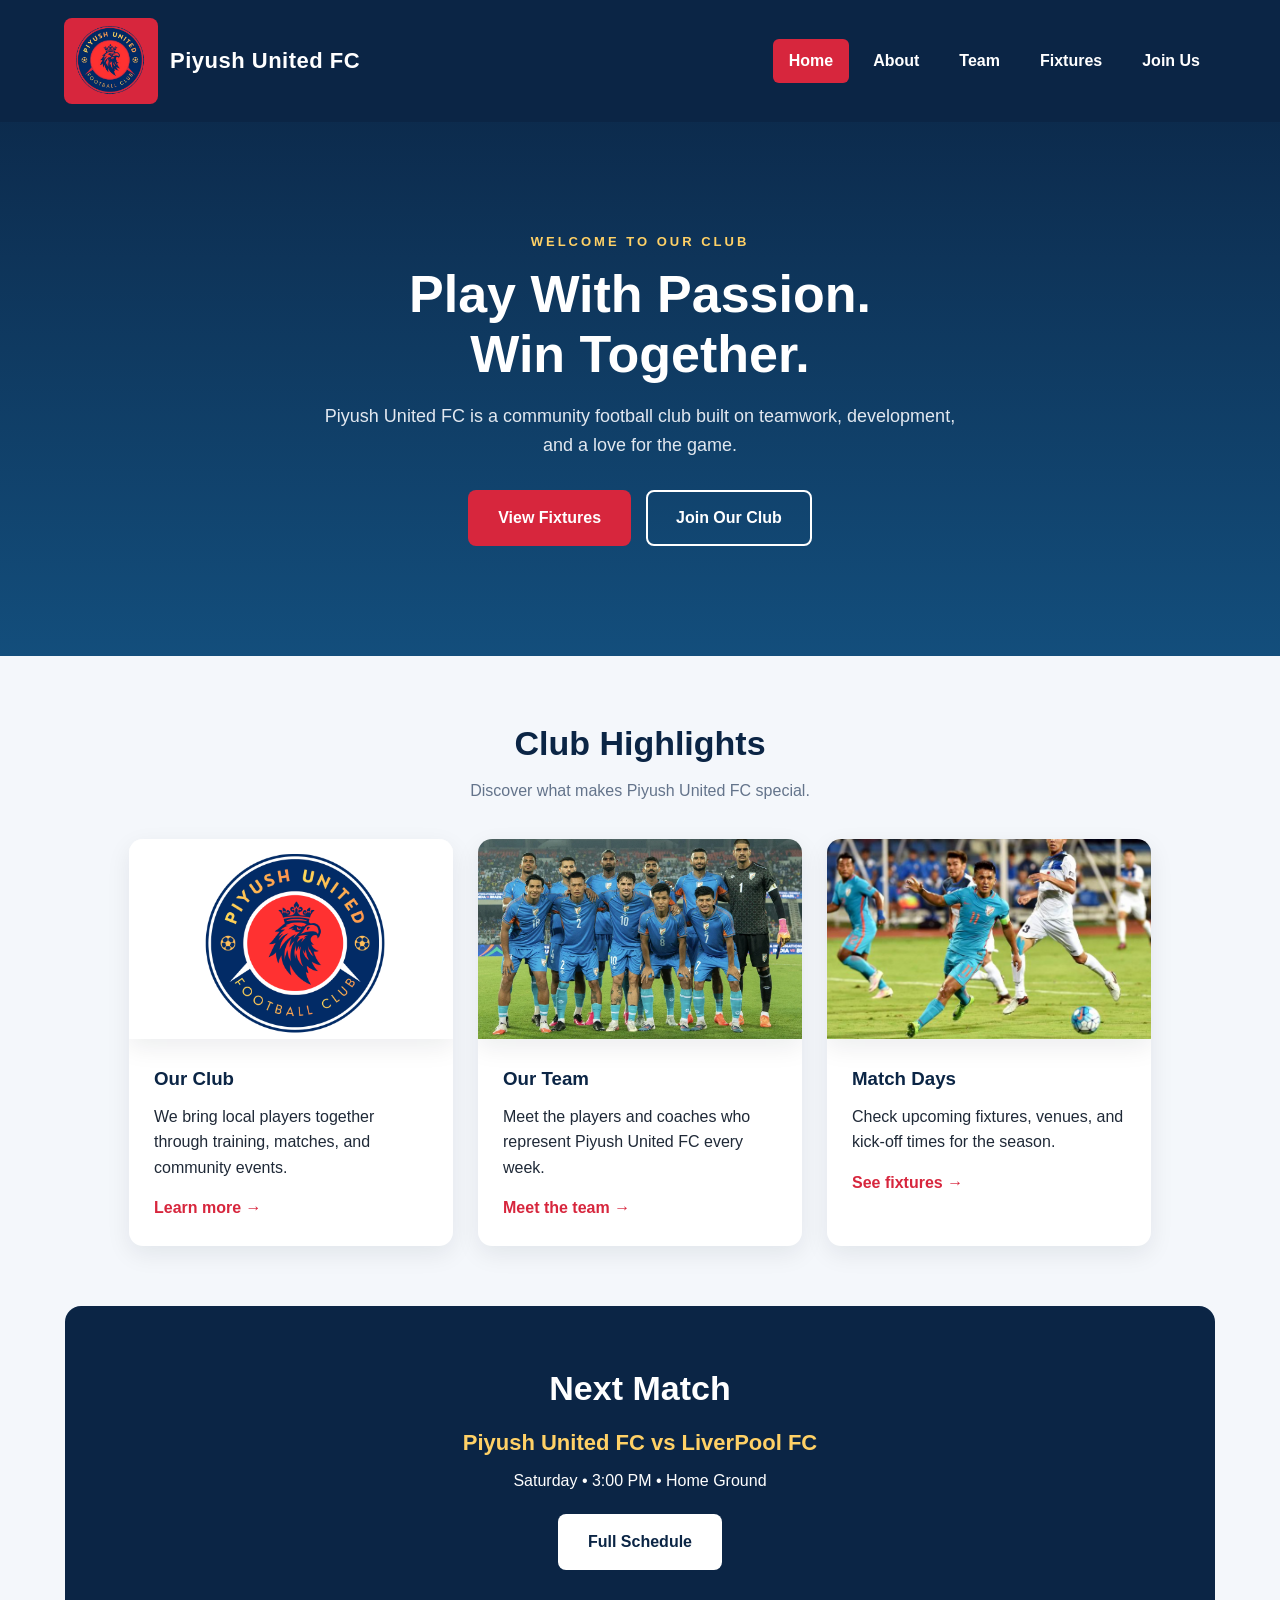
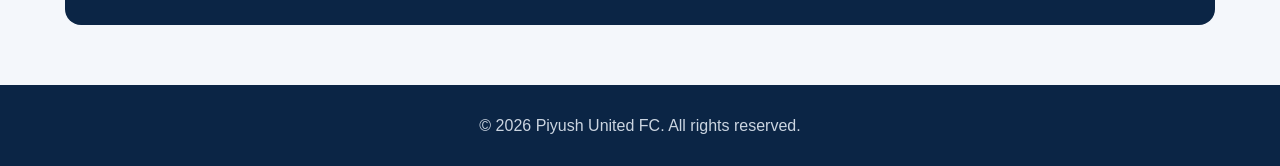
<file: index.html>
<!DOCTYPE html>
<html lang="en">
<head>
  <meta charset="UTF-8">
  <meta name="viewport" content="width=device-width, initial-scale=1.0">
  <title>Piyush United FC | Home</title>
  <link rel="stylesheet" href="style.css">
</head>
<body>

  <header class="site-header">
    <a class="brand" href="index.html">
      <span class="brand-badge"><img src="photos/logo.png" alt="Piyush United FC Logo" style="width: 70px; height: auto;"></span>
      <span>Piyush United FC</span>
    </a>

    <nav class="main-nav">
      <a href="index.html" class="active">Home</a>
      <a href="about.html">About</a>
      <a href="team.html">Team</a>
      <a href="fixtures.html">Fixtures</a>
      <a href="join_us.html">Join Us</a>
    </nav>
  </header>

  <section class="hero">
    <div class="hero-content">
      <p class="eyebrow">Welcome to Our Club</p>
      <h1>Play With Passion.<br>Win Together.</h1>
      <p class="hero-text">
        Piyush United FC is a community football club built on teamwork,
        development, and a love for the game.
      </p>
      <div class="hero-buttons">
        <a class="button button-primary" href="fixtures.html">View Fixtures</a>
        <a class="button button-outline" href="join_us.html">Join Our Club</a>
      </div>
    </div>
  </section>

  <main>
    <section class="section">
      <div class="section-head">
        <h2>Club Highlights</h2>
        <p>Discover what makes Piyush United FC special.</p>
      </div>

      <div class="card-grid">
        <article class="card">
          <div class="image-box">
            <span><img src="photos/our_club.png">
          </div>
          <div class="card-body">
            <h3>Our Club</h3>
            <p>We bring local players together through training, matches, and community events.</p>
            <a class="text-link" href="about.html">Learn more &rarr;</a>
          </div>
        </article>

        <article class="card">
          <div class="image-box">
            <img src="photos/teampic.png">
          </div>
          <div class="card-body">
            <h3>Our Team</h3>
            <p>Meet the players and coaches who represent Piyush United FC every week.</p>
            <a class="text-link" href="team.html">Meet the team &rarr;</a>
          </div>
        </article>

        <article class="card">
          <div class="image-box">
            <img src="photos/matchday.jpeg">
          </div>
          <div class="card-body">
            <h3>Match Days</h3>
            <p>Check upcoming fixtures, venues, and kick-off times for the season.</p>
            <a class="text-link" href="fixtures.html">See fixtures &rarr;</a>
          </div>
        </article>
      </div>
    </section>

    <section class="section banner">
      <div class="banner-content">
        <h2>Next Match</h2>
        <p class="match-line">Piyush United FC vs LiverPool FC</p>
        <p>Saturday &bull; 3:00 PM &bull; Home Ground</p>
        <a class="button button-light" href="fixtures.html">Full Schedule</a>
      </div>
    </section>
  </main>

  <footer class="site-footer">
    <p>&copy; 2026 Piyush United FC. All rights reserved.</p>
  </footer>

</body>
</html>
</file>
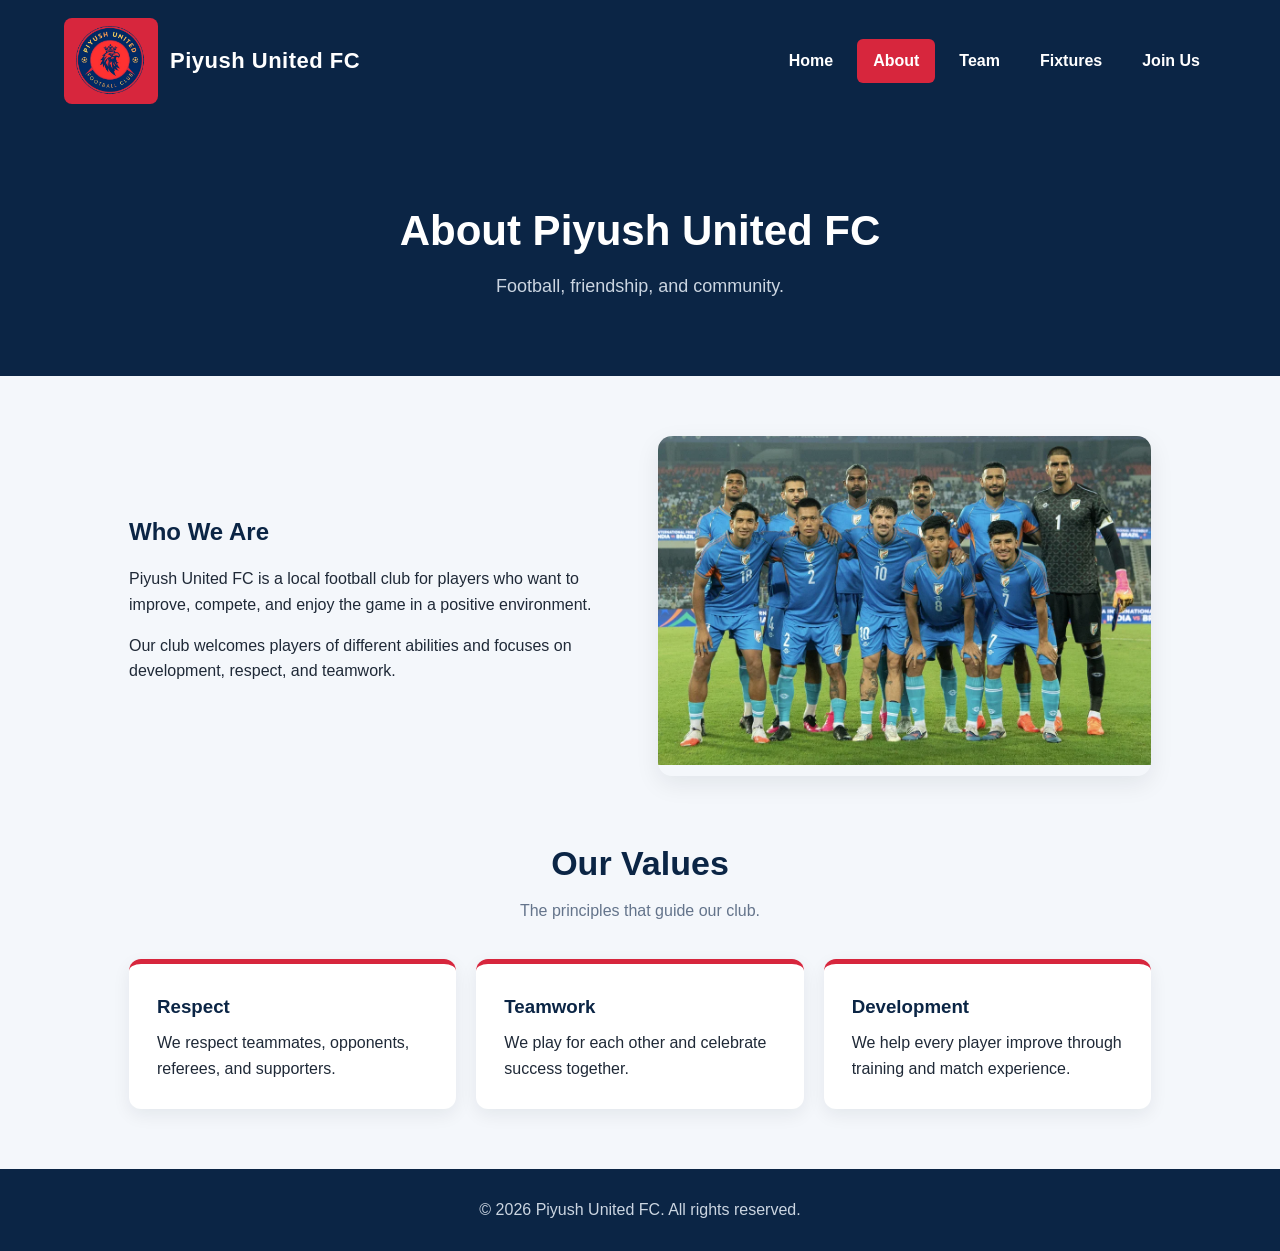
<file: about.html>
<!DOCTYPE html>
<html lang="en">
<head>
  <meta charset="UTF-8">
  <meta name="viewport" content="width=device-width, initial-scale=1.0">
  <title>About | Piyush United FC</title>
  <link rel="stylesheet" href="style.css">
</head>
<body>

  <header class="site-header">
    <a class="brand" href="index.html">
      <span class="brand-badge"><img src="photos/logo.png" alt="Piyush United FC Logo" style="width: 70px; height: auto;"></span>
      <span>Piyush United FC</span>
    </a>

    <nav class="main-nav">
      <a href="index.html">Home</a>
      <a href="about.html" class="active">About</a>
      <a href="team.html">Team</a>
      <a href="fixtures.html">Fixtures</a>
      <a href="join_us.html">Join Us</a>
    </nav>
  </header>

  <main>
    <section class="page-hero">
      <h1>About Piyush United FC</h1>
      <p>Football, friendship, and community.</p>
    </section>

    <section class="section">
      <div class="split">
        <div class="split-text">
          <h2>Who We Are</h2>
          <p>
            Piyush United FC is a local football club for players who want to improve,
            compete, and enjoy the game in a positive environment.
          </p>
          <p>
            Our club welcomes players of different abilities and focuses on development,
            respect, and teamwork.
          </p>
        </div>

      <div class="image-box tall">
        <img src="photos/teampic.png" alt="Team Photo">
      </div>

      </div>
    </section>

    <section class="section">
      <div class="section-head">
        <h2>Our Values</h2>
        <p>The principles that guide our club.</p>
      </div>

      <div class="value-grid">
        <div class="value-card">
          <h3>Respect</h3>
          <p>We respect teammates, opponents, referees, and supporters.</p>
        </div>
        <div class="value-card">
          <h3>Teamwork</h3>
          <p>We play for each other and celebrate success together.</p>
        </div>
        <div class="value-card">
          <h3>Development</h3>
          <p>We help every player improve through training and match experience.</p>
        </div>
      </div>
    </section>
  </main>

  <footer class="site-footer">
    <p>&copy; 2026 Piyush United FC. All rights reserved.</p>
  </footer>

</body>
</html>
</file>
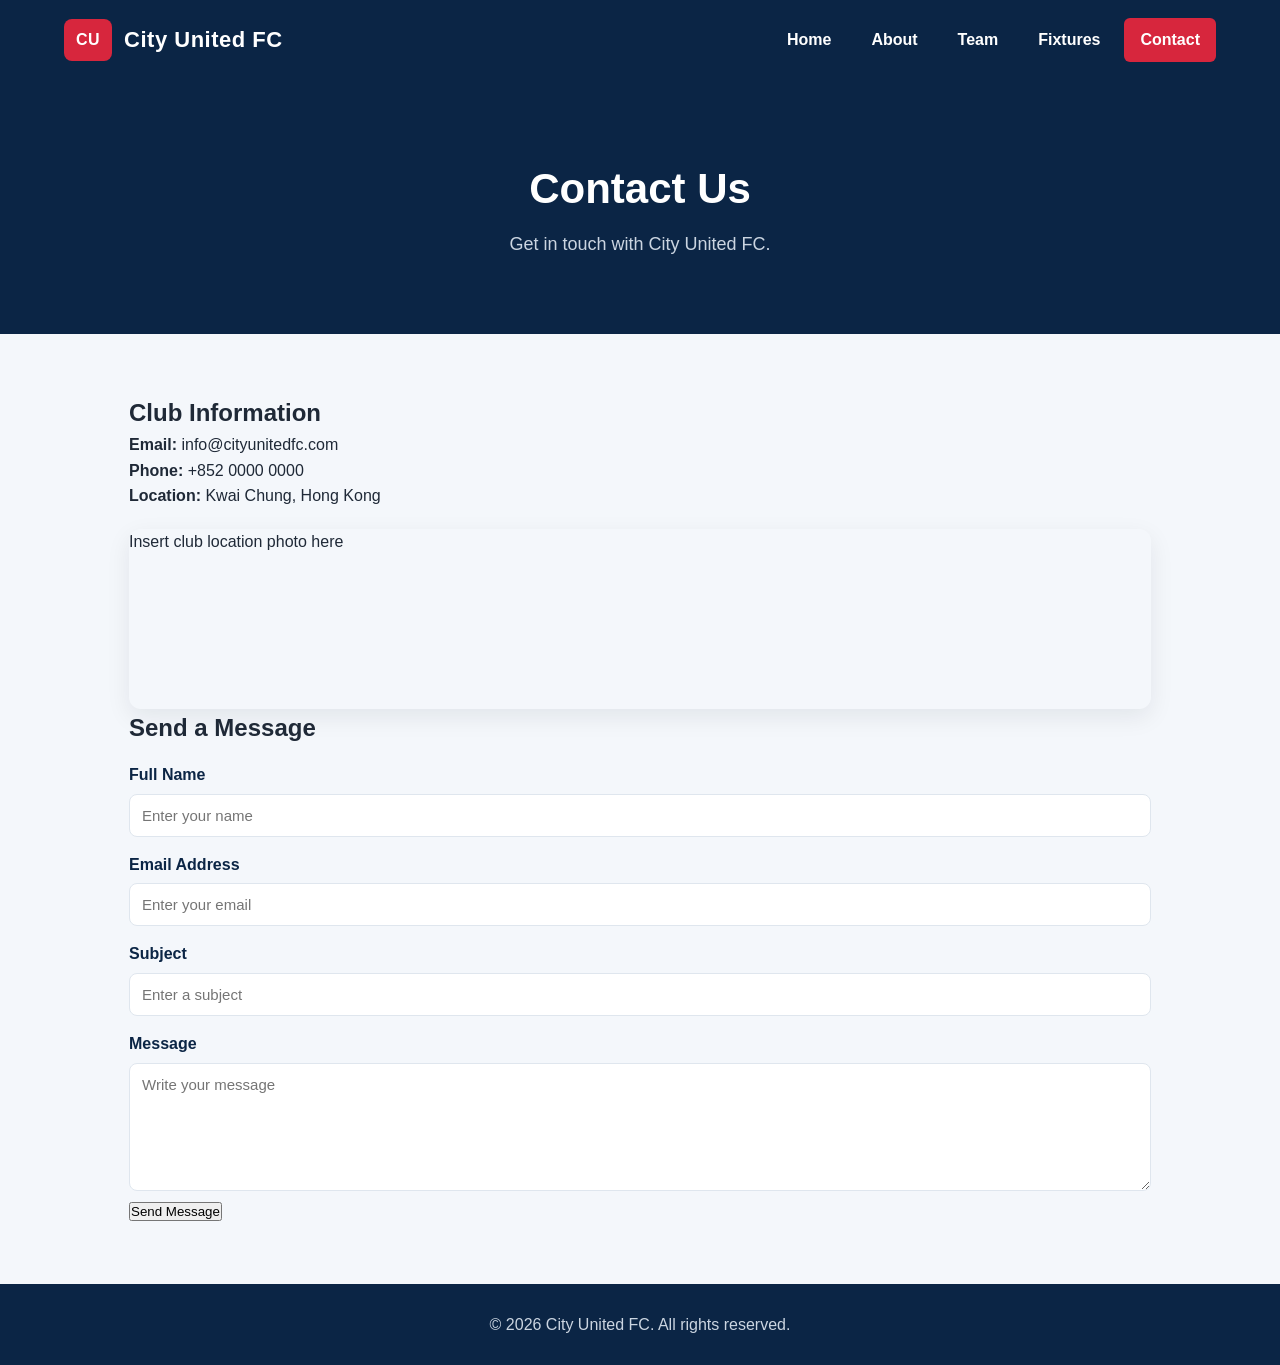
<file: contact.html>
<!DOCTYPE html>
<html lang="en">
<head>
  <meta charset="UTF-8">
  <meta name="viewport" content="width=device-width, initial-scale=1.0">
  <title>Contact | City United FC</title>
  <link rel="stylesheet" href="style.css">
</head>
<body>

  <header class="site-header">
    <a class="brand" href="index.html">
      <span class="brand-badge">CU</span>
      <span>City United FC</span>
    </a>

    <nav class="main-nav">
      <a href="index.html">Home</a>
      <a href="about.html">About</a>
      <a href="team.html">Team</a>
      <a href="fixtures.html">Fixtures</a>
      <a href="contact.html" class="active">Contact</a>
    </nav>
  </header>

  <main>
    <section class="page-hero">
      <h1>Contact Us</h1>
      <p>Get in touch with City United FC.</p>
    </section>

    <section class="section">
      <div class="contact-grid">
        <div class="contact-info">
          <h2>Club Information</h2>
          <p><strong>Email:</strong> info@cityunitedfc.com</p>
          <p><strong>Phone:</strong> +852 0000 0000</p>
          <p><strong>Location:</strong> Kwai Chung, Hong Kong</p>

          <div class="image-box small">
            <span>Insert club location photo here</span>
          </div>
        </div>

        <form class="contact-form">
          <h2>Send a Message</h2>

          <label for="name">Full Name</label>
          <input type="text" id="name" name="name" placeholder="Enter your name" required>

          <label for="email">Email Address</label>
          <input type="email" id="email" name="email" placeholder="Enter your email" required>

          <label for="subject">Subject</label>
          <input type="text" id="subject" name="subject" placeholder="Enter a subject">

          <label for="message">Message</label>
          <textarea id="message" name="message" rows="6" placeholder="Write your message" required></textarea>

          <button type="submit" class="btn btn-primary">Send Message</button>
        </form>
      </div>
    </section>
  </main>

  <footer class="site-footer">
    <p>&copy; 2026 City United FC. All rights reserved.</p>
  </footer>

</body>
</html>
</file>
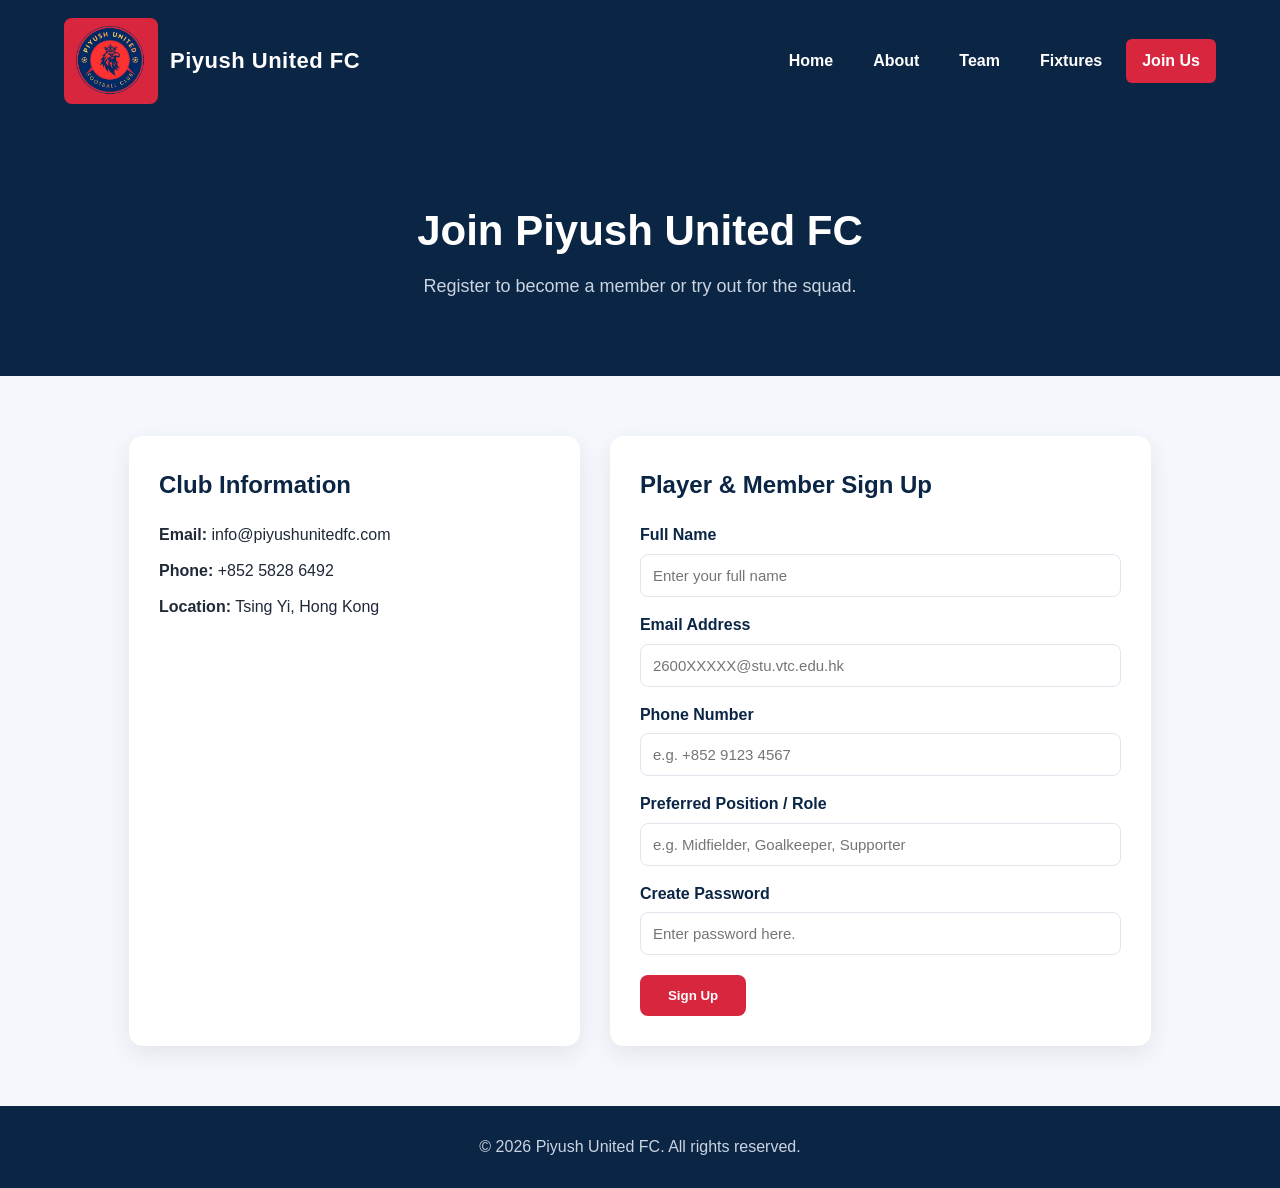
<file: join_us.html>
<!DOCTYPE html>
<html lang="en">
<head>
  <meta charset="UTF-8">
  <meta name="viewport" content="width=device-width, initial-scale=1.0">
  <title>Join Us | Piyush United FC</title>
  <link rel="stylesheet" href="style.css">
</head>
<body>

  <header class="site-header">
    <a class="brand" href="index.html">
      <span class="brand-badge"><img src="photos/logo.png" alt="Piyush United FC Logo" style="width: 70px; height: auto;"></span>
      <span>Piyush United FC</span>
    </a>

    <nav class="main-nav">
      <a href="index.html">Home</a>
      <a href="about.html">About</a>
      <a href="team.html">Team</a>
      <a href="fixtures.html">Fixtures</a>
      <a href="join_us.html" class="active">Join Us</a>
    </nav>
  </header>

  <main>
    <section class="page-hero">
      <h1>Join Piyush United FC</h1>
      <p>Register to become a member or try out for the squad.</p>
    </section>

    <section class="section">
      <div class="join-us-grid">
        <div class="join-us-info">
          <h2>Club Information</h2>
          <p><strong>Email:</strong> info@piyushunitedfc.com</p>
          <p><strong>Phone:</strong> +852 5828 6492</p>
          <p><strong>Location:</strong> Tsing Yi, Hong Kong</p>
        </div>

        <div class="join-us-form">
          <form id="signup-form">
            <h2>Player & Member Sign Up</h2>

            <label for="name">Full Name</label>
            <input type="text" id="name" name="name" placeholder="Enter your full name" required>

            <label for="email">Email Address</label>
            <input type="email" id="email" name="email" placeholder="2600XXXXX@stu.vtc.edu.hk" required>

            <label for="phone">Phone Number</label>
            <input type="tel" id="phone" name="phone" placeholder="e.g. +852 9123 4567" required>

            <label for="position">Preferred Position / Role</label>
            <input type="text" id="position" name="position" placeholder="e.g. Midfielder, Goalkeeper, Supporter" required>

            <label for="password">Create Password</label>
            <input type="password" id="password" name="password" placeholder="Enter password here." required>

            <button type="submit" class="button button-primary">Sign Up</button>
          </form>

          <!-- Registered message area -->
          <div id="success-message" style="display: none; padding: 20px 0;">
            <h3>You have successfully registered.</h3>
          </div>
        </div>
      </div>
    </section>
  </main>

  <footer class="site-footer">
    <div class="footer-content">
      <p>&copy; 2026 Piyush United FC. All rights reserved.</p>
    </div>
  </footer>


  <!-- SCRIPT AREA -->
  <script>
    const signupForm = document.getElementById('signup-form');
    const successMessage = document.getElementById('success-message');

    signupForm.addEventListener('submit', function(event) {
      // This area is to prevent the page from reloading
      event.preventDefault();
      
      // To hide the form and show the registered message
      signupForm.style.display = 'none';
      successMessage.style.display = 'block';
    });
  </script>

</body>
</html>
</file>
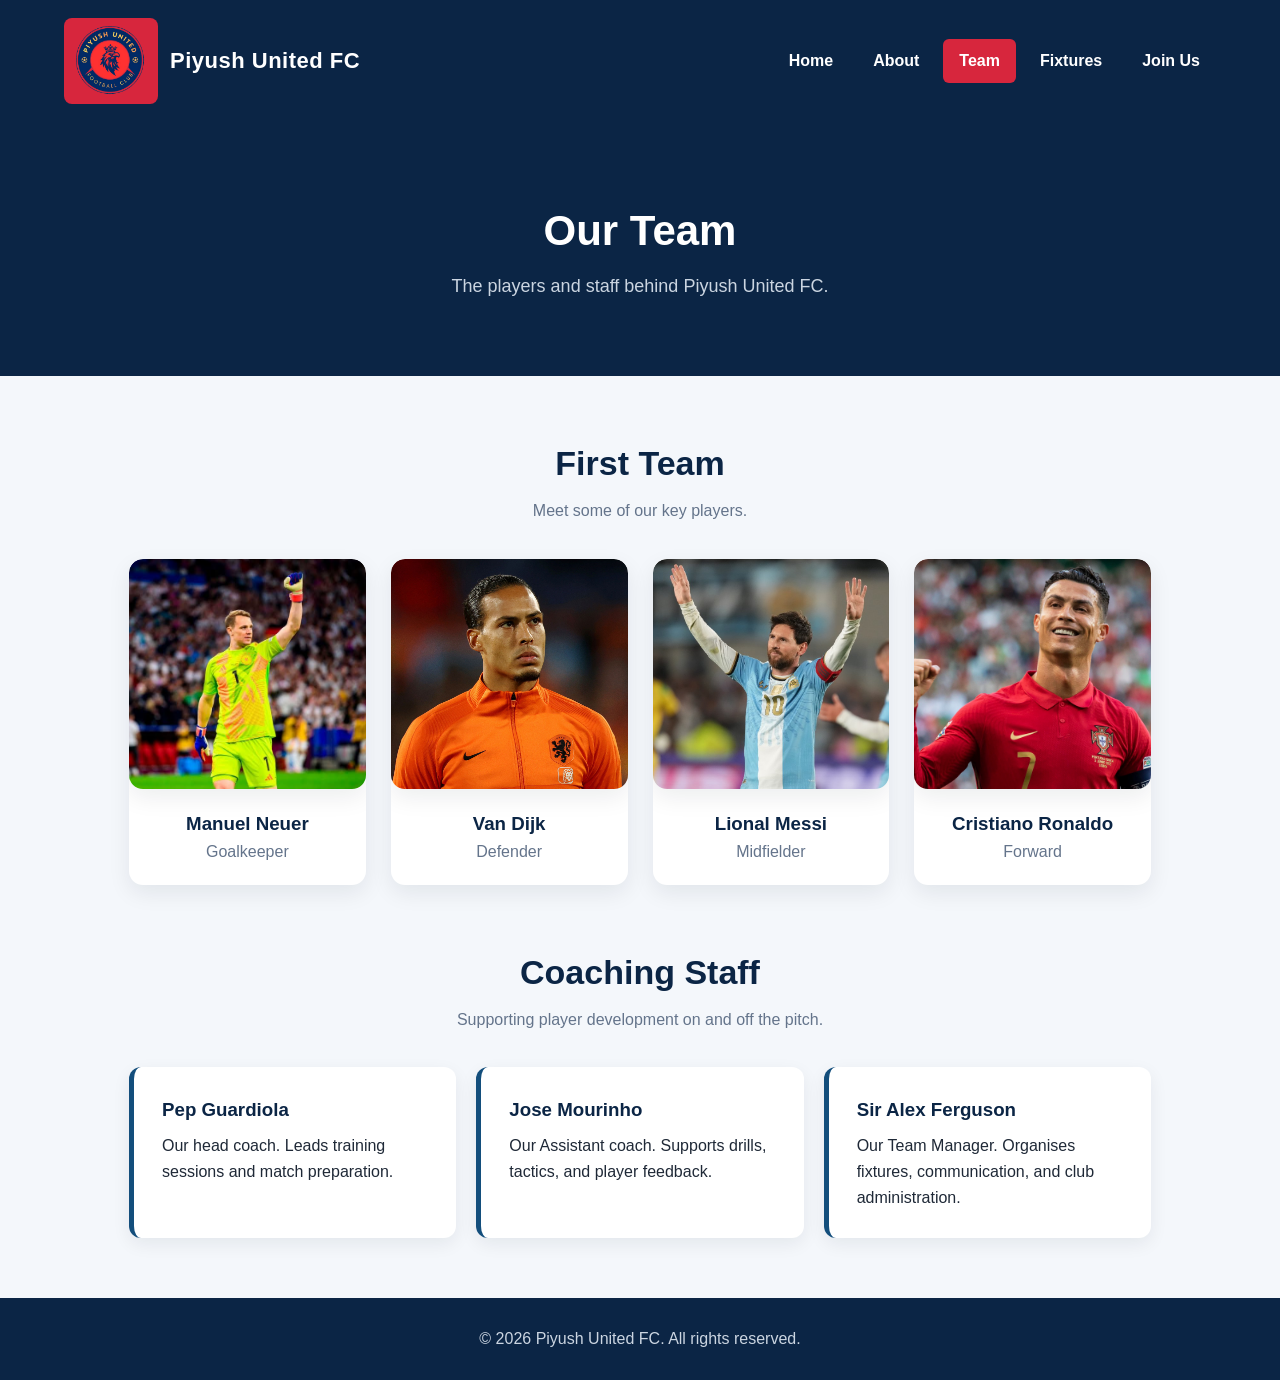
<file: team.html>
<!DOCTYPE html>
<html lang="en">
<head>
  <meta charset="UTF-8">
  <meta name="viewport" content="width=device-width, initial-scale=1.0">
  <title>Team | Piyush United FC</title>
  <link rel="stylesheet" href="style.css">
</head>
<body>

  <header class="site-header">
    <a class="brand" href="index.html">
      <span class="brand-badge"><img src="photos/logo.png" alt="Piyush United FC Logo" style="width: 70px; height: auto;"></span>
      <span>Piyush United FC</span>
    </a>

    <nav class="main-nav">
      <a href="index.html">Home</a>
      <a href="about.html">About</a>
      <a href="team.html" class="active">Team</a>
      <a href="fixtures.html">Fixtures</a>
      <a href="join_us.html">Join Us</a>
    </nav>
  </header>

  <main>
    <section class="page-hero">
      <h1>Our Team</h1>
      <p>The players and staff behind Piyush United FC.</p>
    </section>

    <section class="section">
      <div class="section-head">
        <h2>First Team</h2>
        <p>Meet some of our key players.</p>
      </div>

      <div class="player-grid">
        <article class="player-card">
          <div class="image-box square">
            <img src="photos/keeps.png">
          </div>
          <div class="player-info">
            <h3>Manuel Neuer</h3>
            <p>Goalkeeper</p>
          </div>
        </article>

        <article class="player-card">
          <div class="image-box square">
            <img src="photos/defense.png">
          </div>
          <div class="player-info">
            <h3>Van Dijk</h3>
            <p>Defender</p>
          </div>
        </article>

        <article class="player-card">
          <div class="image-box square">
            <img src="photos/midfielder.png" alt="">
          </div>
          <div class="player-info">
            <h3>Lional Messi</h3>
            <p>Midfielder</p>
          </div>
        </article>

        <article class="player-card">
          <div class="image-box square">
            <img src="photos/striker.png">
          </div>
          <div class="player-info">
            <h3>Cristiano Ronaldo</h3>
            <p>Forward</p>
          </div>
        </article>
      </div>
    </section>

    <section class="section">
      <div class="section-head">
        <h2>Coaching Staff</h2>
        <p>Supporting player development on and off the pitch.</p>
      </div>

      <div class="staff-grid">
        <div class="staff-card">
          <h3>Pep Guardiola</h3>
          <p>Our head coach. Leads training sessions and match preparation.</p>
        </div>
        <div class="staff-card">
          <h3>Jose Mourinho</h3>
          <p>Our Assistant coach. Supports drills, tactics, and player feedback.</p>
        </div>
        <div class="staff-card">
          <h3>Sir Alex Ferguson</h3>
          <p>Our Team Manager. Organises fixtures, communication, and club administration.</p>
        </div>
      </div>
    </section>
  </main>

  <footer class="site-footer">
    <p>&copy; 2026 Piyush United FC. All rights reserved.</p>
  </footer>

</body>
</html>
</file>
<file: style.css>
/* Our Base */
* {
  margin: 0;
  padding: 0;
  box-sizing: border-box;
}

:root {
  --navy: #0b2545;
  --blue: #134e7c;
  --red: #d7263d;
  --light: #f4f7fb;
  --white: #ffffff;
  --grey: #64748b;
  --border: #dfe6ee;
}

body {
  font-family: "Segoe UI", Arial, Helvetica, sans-serif;
  background-color: var(--light);
  color: #1f2937;
  line-height: 1.6;
}

img {
  max-width: 100%;
  display: block;
}

/* Header */
.site-header {
  background-color: var(--navy);
  color: var(--white);
  padding: 18px 5%;
  display: flex;
  justify-content: space-between;
  align-items: center;
  flex-wrap: wrap;
  gap: 15px;
  box-shadow: 0 3px 12px rgba(0, 0, 0, 0.15);
}

.brand {
  display: flex;
  align-items: center;
  gap: 12px;
  color: var(--white);
  text-decoration: none;
  font-size: 22px;
  font-weight: 800;
  letter-spacing: 0.5px;
}

.brand-badge {
  background-color: var(--red);
  padding: 8px 12px;
  border-radius: 8px;
  font-size: 16px;
}

.main-nav {
  display: flex;
  flex-wrap: wrap;
  gap: 8px;
}

.main-nav a {
  color: var(--white);
  text-decoration: none;
  padding: 9px 16px;
  border-radius: 6px;
  font-weight: 600;
  transition: background-color 0.2s ease;
}

.main-nav a:hover {
  background-color: rgba(255, 255, 255, 0.15);
}

.main-nav a.active {
  background-color: var(--red);
}

/* Hero */
.hero {
  background:
    linear-gradient(rgba(11, 37, 69, 0.85), rgba(19, 78, 124, 0.85)),
    var(--blue);
  color: var(--white);
  padding: 110px 5%;
  text-align: center;
}

.eyebrow {
  text-transform: uppercase;
  letter-spacing: 3px;
  font-size: 13px;
  font-weight: 700;
  color: #ffd166;
  margin-bottom: 12px;
}

.hero h1 {
  font-size: 52px;
  line-height: 1.15;
  margin-bottom: 18px;
}

.hero-text {
  max-width: 650px;
  margin: 0 auto 30px;
  font-size: 18px;
  color: #e2e8f0;
}

.hero-buttons {
  display: flex;
  justify-content: center;
  gap: 15px;
  flex-wrap: wrap;
}

/* Buttons */
.button {
  display: inline-block;
  padding: 13px 28px;
  border-radius: 8px;
  text-decoration: none;
  font-weight: 700;
  border: 2px solid transparent;
  transition: transform 0.2s ease, background-color 0.2s ease;
}

.button:hover {
  transform: translateY(-2px);
}

.button-primary {
  background-color: var(--red);
  color: var(--white);
}

.button-primary:hover {
  background-color: #b81e33;
}

.button-outline {
  color: var(--white);
  border-color: var(--white);
}

.button-outline:hover {
  background-color: var(--white);
  color: var(--navy);
}

.button-light {
  background-color: var(--white);
  color: var(--navy);
}

/* Sections */
.section {
  max-width: 1150px;
  margin: 60px auto;
  padding: 0 5%;
}

.section-head {
  text-align: center;
  margin-bottom: 35px;
}

.section-head h2 {
  color: var(--navy);
  font-size: 34px;
  margin-bottom: 8px;
}

.section-head p {
  color: var(--grey);
}

/* Cards */
.card-grid {
  display: grid;
  grid-template-columns: repeat(auto-fit, minmax(280px, 1fr));
  gap: 25px;
}

.card {
  background-color: var(--white);
  border-radius: 14px;
  overflow: hidden;
  box-shadow: 0 8px 24px rgba(15, 23, 42, 0.08);
  transition: transform 0.2s ease, box-shadow 0.2s ease;
}

.card:hover {
  transform: translateY(-5px);
  box-shadow: 0 14px 30px rgba(15, 23, 42, 0.14);
}

.card-body {
  padding: 25px;
}

.card-body h3 {
  color: var(--navy);
  margin-bottom: 10px;
}

.text-link {
  display: inline-block;
  margin-top: 15px;
  color: var(--red);
  font-weight: 700;
  text-decoration: none;
}

.text-link:hover {
  color: var(--navy);
}

/* Picture boxes */
.image-box {
  overflow: hidden;
  border-radius: 14px;
  box-shadow: 0 8px 24px rgba(15, 23, 42, 0.08);
}

.image-box img {
  width: 100%;
  height: 100%;
  object-fit: cover;
  display: block;
}

.card .image-box {
  border-radius: 0;
  height: 200px;
}

.image-box.tall {
  min-height: 340px;
  border-radius: 14px;
}

.image-box.square {
  height: 230px;
}

.image-box.small {
  height: 180px;
  margin-top: 20px;
  border-radius: 12px;
}

/* Banner */
.banner {
  background-color: var(--navy);
  color: var(--white);
  border-radius: 16px;
  padding: 55px 30px;
  text-align: center;
}

.banner h2 {
  font-size: 34px;
  margin-bottom: 10px;
}

.match-line {
  font-size: 22px;
  font-weight: 700;
  color: #ffd166;
  margin-bottom: 8px;
}

.banner .button {
  margin-top: 20px;
}

/* Page hero */
.page-hero {
  background-color: var(--navy);
  color: var(--white);
  text-align: center;
  padding: 75px 5%;
}

.page-hero h1 {
  font-size: 42px;
  margin-bottom: 8px;
}

.page-hero p {
  color: #cbd5e1;
  font-size: 18px;
}

/* About section */
.split {
  display: grid;
  grid-template-columns: 1fr 1fr;
  gap: 35px;
  align-items: center;
}

.split-text h2 {
  color: var(--navy);
  margin-bottom: 15px;
}

.split-text p {
  margin-bottom: 15px;
}

.value-grid {
  display: grid;
  grid-template-columns: repeat(auto-fit, minmax(230px, 1fr));
  gap: 20px;
}

.value-card {
  background-color: var(--white);
  padding: 28px;
  border-radius: 12px;
  border-top: 5px solid var(--red);
  box-shadow: 0 6px 18px rgba(15, 23, 42, 0.07);
}

.value-card h3 {
  color: var(--navy);
  margin-bottom: 8px;
}

/* Team section */
.player-grid {
  display: grid;
  grid-template-columns: repeat(auto-fit, minmax(230px, 1fr));
  gap: 25px;
}

.player-card {
  background-color: var(--white);
  border-radius: 14px;
  overflow: hidden;
  box-shadow: 0 8px 22px rgba(15, 23, 42, 0.08);
  transition: transform 0.2s ease;
}

.player-card:hover {
  transform: translateY(-5px);
}

.player-info {
  padding: 20px;
  text-align: center;
}

.player-info h3 {
  color: var(--navy);
}

.player-info p {
  color: var(--grey);
}

.staff-grid {
  display: grid;
  grid-template-columns: repeat(auto-fit, minmax(250px, 1fr));
  gap: 20px;
}

.staff-card {
  background-color: var(--white);
  padding: 28px;
  border-radius: 12px;
  border-left: 5px solid var(--blue);
  box-shadow: 0 6px 18px rgba(15, 23, 42, 0.07);
}

.staff-card h3 {
  color: var(--navy);
  margin-bottom: 8px;
}

/* Fixtures section */
.table-wrap {
  background-color: var(--white);
  padding: 10px;
  border-radius: 14px;
  box-shadow: 0 8px 24px rgba(15, 23, 42, 0.08);
  overflow-x: auto;
}

table {
  width: 100%;
  border-collapse: collapse;
  min-width: 650px;
}

th,
td {
  padding: 16px;
  text-align: left;
  border-bottom: 1px solid var(--border);
}

thead th {
  background-color: var(--navy);
  color: var(--white);
}

tbody tr:hover {
  background-color: #f1f5f9;
}

.tag {
  padding: 6px 12px;
  border-radius: 20px;
  font-size: 13px;
  font-weight: 700;
}

.tag.upcoming {
  background-color: #fff4d6;
  color: #8a6100;
}

.tag.win {
  background-color: #dcfce7;
  color: #166534;
}

.tag.draw {
  background-color: #e2e8f0;
  color: #334155;
}

/* Match Highlights */
.highlight-card {
  display: block;
  text-decoration: none;
  color: inherit;
}

.video-thumb {
  position: relative;
  height: 200px;
  background-color: var(--navy);
  overflow: hidden;
}

.video-thumb img {
  width: 100%;
  height: 100%;
  object-fit: cover;
  opacity: 0.92;
  transition: transform 0.3s ease, opacity 0.2s ease;
}

.highlight-card:hover .video-thumb img {
  transform: scale(1.04);
  opacity: 1;
}

.play-badge {
  position: absolute;
  top: 50%;
  left: 50%;
  transform: translate(-50%, -50%);
  width: 52px;
  height: 52px;
  background-color: var(--red);
  color: var(--white);
  border-radius: 50%;
  display: flex;
  align-items: center;
  justify-content: center;
  font-size: 18px;
  padding-left: 3px;
  box-shadow: 0 4px 14px rgba(0, 0, 0, 0.35);
  transition: transform 0.2s ease, background-color 0.2s ease;
}

.highlight-card:hover .play-badge {
  transform: translate(-50%, -50%) scale(1.1);
  background-color: #b81e33;
}

.video-duration {
  position: absolute;
  bottom: 10px;
  right: 10px;
  background-color: rgba(11, 37, 69, 0.88);
  color: var(--white);
  font-size: 12px;
  font-weight: 700;
  padding: 3px 8px;
  border-radius: 6px;
}

.highlight-card .card-body h3 {
  margin-top: 12px;
}

.highlight-card .card-body p {
  color: var(--grey);
  font-size: 14px;
}

/* Join Us section */
.join-us-grid {
  display: grid;
  grid-template-columns: 1fr 1.2fr;
  gap: 30px;
}

.join-us-info,
.join-us-form {
  background-color: var(--white);
  padding: 30px;
  border-radius: 14px;
  box-shadow: 0 8px 24px rgba(15, 23, 42, 0.08);
}

.join-us-info h2,
.join-us-form h2 {
  color: var(--navy);
  margin-bottom: 18px;
}

.join-us-info p {
  margin-bottom: 10px;
}

label {
  display: block;
  margin: 15px 0 6px;
  font-weight: 700;
  color: var(--navy);
}

input,
textarea {
  width: 100%;
  padding: 12px;
  border: 1px solid var(--border);
  border-radius: 8px;
  font-family: inherit;
  font-size: 15px;
}

input:focus,
textarea:focus {
  outline: none;
  border-color: var(--blue);
  box-shadow: 0 0 0 3px rgba(19, 78, 124, 0.15);
}

.join-us-form .button {
  margin-top: 20px;
  border: none;
  cursor: pointer;
}

/* Footer area */
.site-footer {
  background-color: var(--navy);
  color: #cbd5e1;
  text-align: center;
  padding: 28px 5%;
  margin-top: 60px;
}

/* For Mobile version */
@media (max-width: 850px) {
  .split,
  .join-us-grid {
    grid-template-columns: 1fr;
  }

  .hero h1 {
    font-size: 36px;
  }

  .page-hero h1 {
    font-size: 32px;
  }
}

@media (max-width: 600px) {
  .site-header {
    justify-content: center;
    text-align: center;
  }

  .main-nav {
    justify-content: center;
  }
}
</file>
